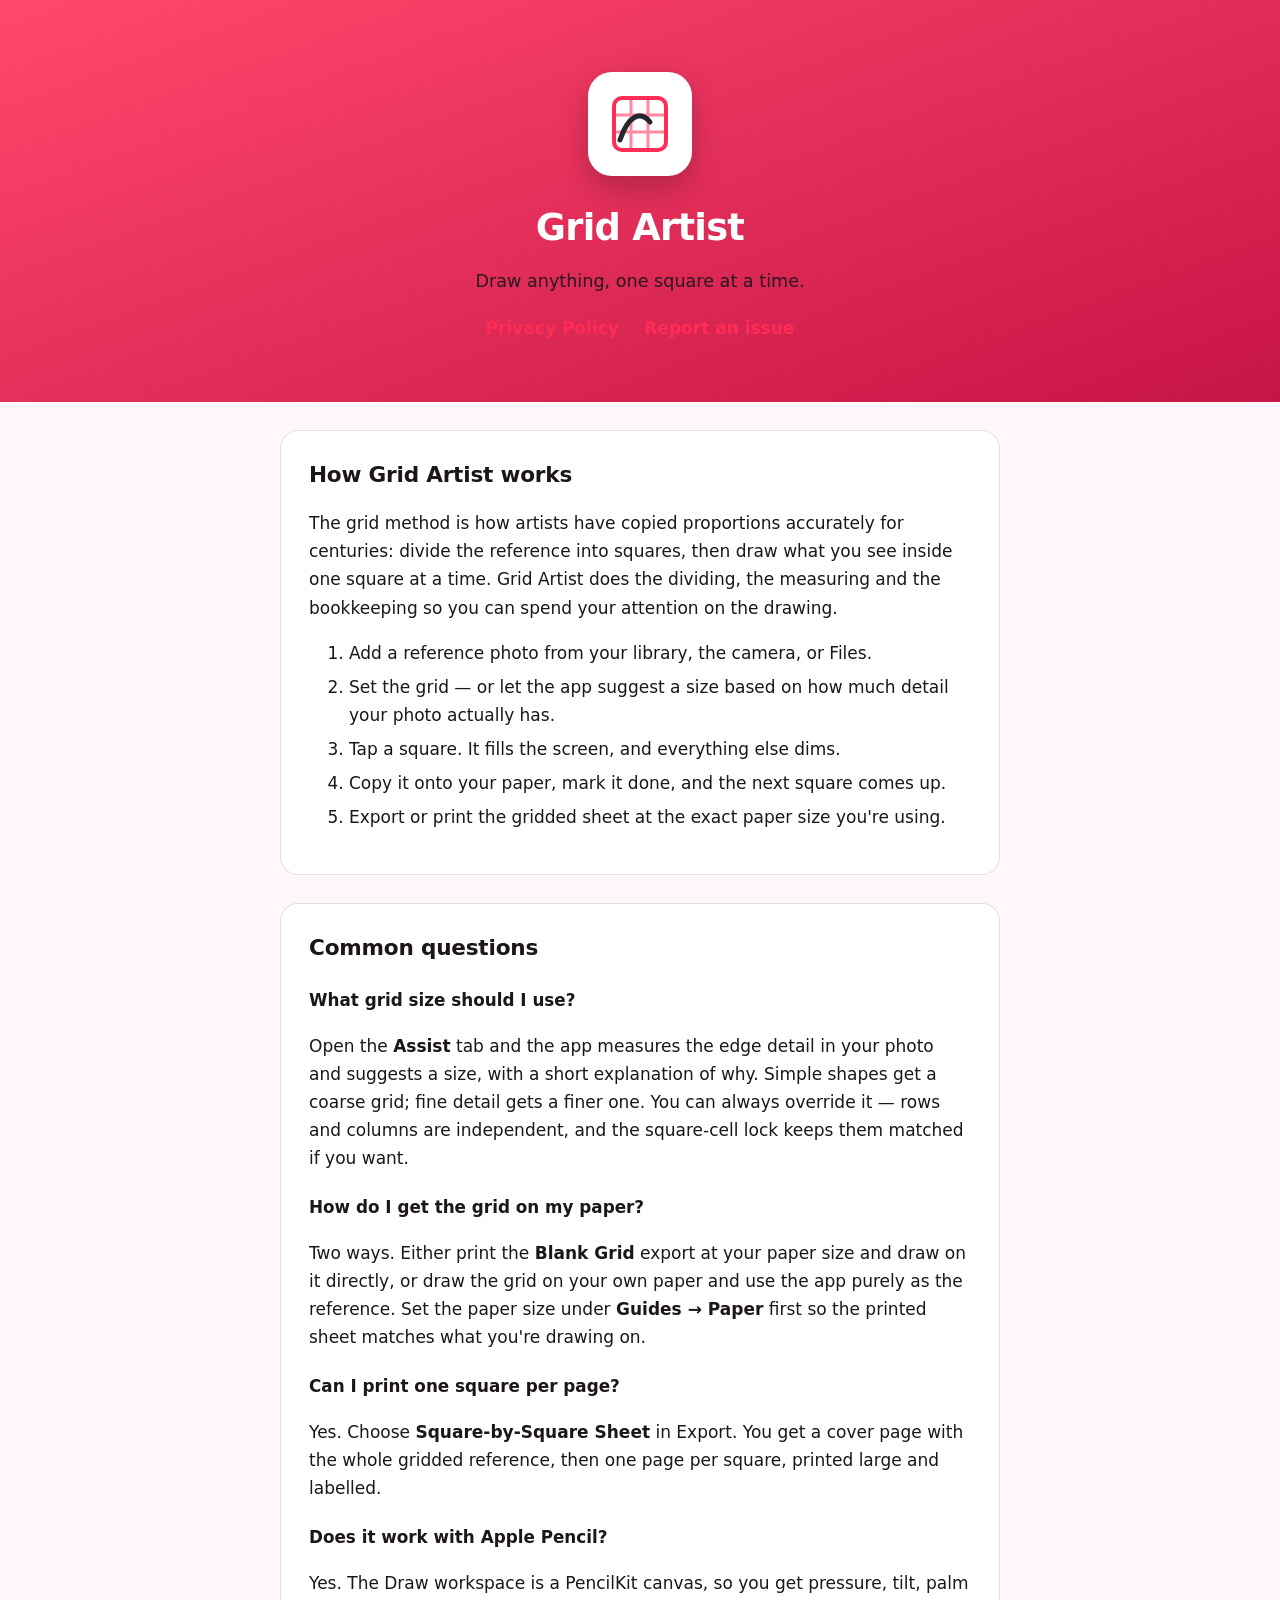
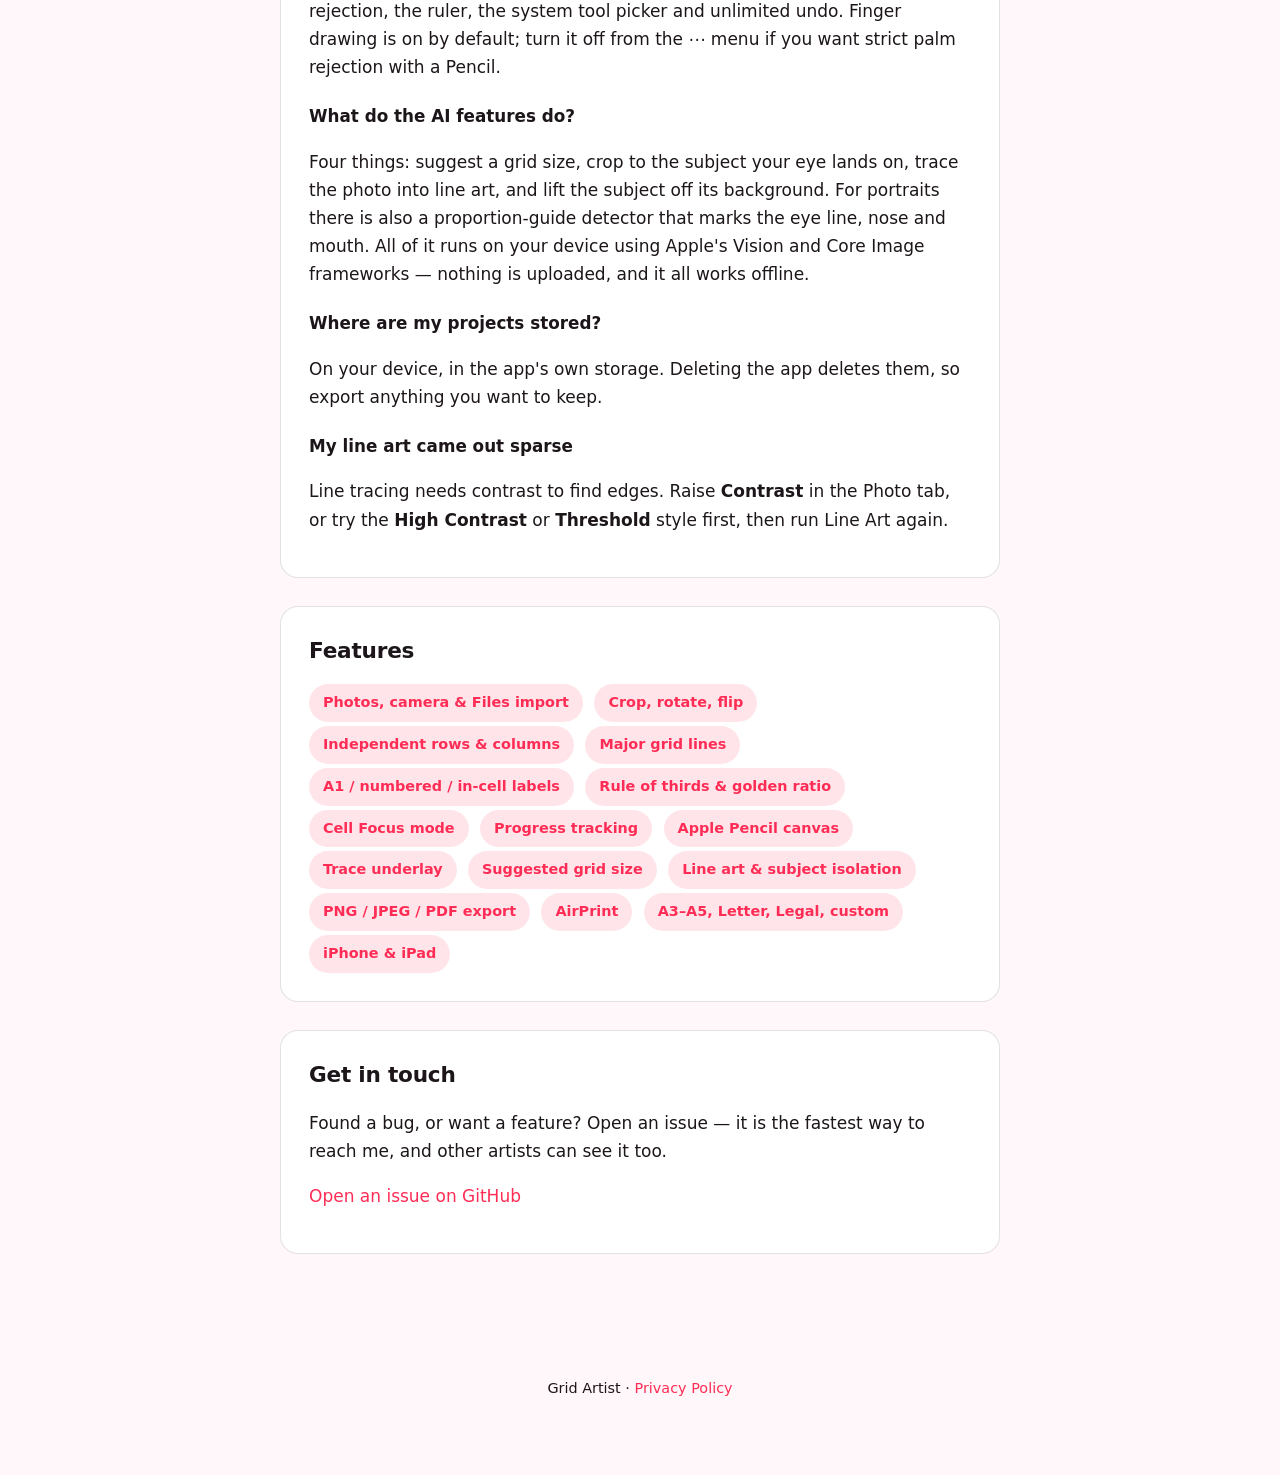
<file: index.html>
<!doctype html>
<html lang="en">
<head>
<meta charset="utf-8">
<meta name="viewport" content="width=device-width, initial-scale=1">
<title>Grid Artist — Support</title>
<meta name="description" content="Support and help for Grid Artist, the iPhone and iPad app that turns any photo into a step-by-step drawing grid.">
<link rel="stylesheet" href="style.css">
</head>
<body>
<header>
  <div class="icon">
    <svg width="64" height="64" viewBox="0 0 64 64" role="img" aria-label="Grid Artist">
      <rect x="6" y="6" width="52" height="52" rx="8" fill="none" stroke="#ff2d55" stroke-width="4"/>
      <path d="M23 6v52M40 6v52M6 23h52M6 40h52" stroke="#ff2d55" stroke-width="3" opacity="0.55"/>
      <path d="M12 48c8-24 20-30 30-18" stroke="#26262c" stroke-width="5" fill="none" stroke-linecap="round"/>
    </svg>
  </div>
  <h1>Grid Artist</h1>
  <p>Draw anything, one square at a time.</p>
  <nav class="links">
    <a href="privacy.html">Privacy Policy</a>
    <a href="https://github.com/RaghavaNaidu46/GridArtistApp/issues/new">Report an issue</a>
  </nav>
</header>

<main>
  <section>
    <h2>How Grid Artist works</h2>
    <p>The grid method is how artists have copied proportions accurately for
      centuries: divide the reference into squares, then draw what you see inside
      one square at a time. Grid Artist does the dividing, the measuring and the
      bookkeeping so you can spend your attention on the drawing.</p>
    <ol>
      <li>Add a reference photo from your library, the camera, or Files.</li>
      <li>Set the grid — or let the app suggest a size based on how much detail
        your photo actually has.</li>
      <li>Tap a square. It fills the screen, and everything else dims.</li>
      <li>Copy it onto your paper, mark it done, and the next square comes up.</li>
      <li>Export or print the gridded sheet at the exact paper size you're using.</li>
    </ol>
  </section>

  <section>
    <h2>Common questions</h2>

    <h3>What grid size should I use?</h3>
    <p>Open the <strong>Assist</strong> tab and the app measures the edge detail in
      your photo and suggests a size, with a short explanation of why. Simple
      shapes get a coarse grid; fine detail gets a finer one. You can always
      override it — rows and columns are independent, and the square-cell lock
      keeps them matched if you want.</p>

    <h3>How do I get the grid on my paper?</h3>
    <p>Two ways. Either print the <strong>Blank Grid</strong> export at your paper
      size and draw on it directly, or draw the grid on your own paper and use the
      app purely as the reference. Set the paper size under <strong>Guides →
      Paper</strong> first so the printed sheet matches what you're drawing on.</p>

    <h3>Can I print one square per page?</h3>
    <p>Yes. Choose <strong>Square-by-Square Sheet</strong> in Export. You get a
      cover page with the whole gridded reference, then one page per square,
      printed large and labelled.</p>

    <h3>Does it work with Apple Pencil?</h3>
    <p>Yes. The Draw workspace is a PencilKit canvas, so you get pressure, tilt,
      palm rejection, the ruler, the system tool picker and unlimited undo. Finger
      drawing is on by default; turn it off from the ⋯ menu if you want strict palm
      rejection with a Pencil.</p>

    <h3>What do the AI features do?</h3>
    <p>Four things: suggest a grid size, crop to the subject your eye lands on,
      trace the photo into line art, and lift the subject off its background. For
      portraits there is also a proportion-guide detector that marks the eye line,
      nose and mouth. All of it runs on your device using Apple's Vision and Core
      Image frameworks — nothing is uploaded, and it all works offline.</p>

    <h3>Where are my projects stored?</h3>
    <p>On your device, in the app's own storage. Deleting the app deletes them, so
      export anything you want to keep.</p>

    <h3>My line art came out sparse</h3>
    <p>Line tracing needs contrast to find edges. Raise <strong>Contrast</strong>
      in the Photo tab, or try the <strong>High Contrast</strong> or
      <strong>Threshold</strong> style first, then run Line Art again.</p>
  </section>

  <section>
    <h2>Features</h2>
    <span class="pill">Photos, camera &amp; Files import</span>
    <span class="pill">Crop, rotate, flip</span>
    <span class="pill">Independent rows &amp; columns</span>
    <span class="pill">Major grid lines</span>
    <span class="pill">A1 / numbered / in-cell labels</span>
    <span class="pill">Rule of thirds &amp; golden ratio</span>
    <span class="pill">Cell Focus mode</span>
    <span class="pill">Progress tracking</span>
    <span class="pill">Apple Pencil canvas</span>
    <span class="pill">Trace underlay</span>
    <span class="pill">Suggested grid size</span>
    <span class="pill">Line art &amp; subject isolation</span>
    <span class="pill">PNG / JPEG / PDF export</span>
    <span class="pill">AirPrint</span>
    <span class="pill">A3–A5, Letter, Legal, custom</span>
    <span class="pill">iPhone &amp; iPad</span>
  </section>

  <section>
    <h2>Get in touch</h2>
    <p>Found a bug, or want a feature? Open an issue — it is the fastest way to
      reach me, and other artists can see it too.</p>
    <p><a href="https://github.com/RaghavaNaidu46/GridArtistApp/issues/new">Open an
      issue on GitHub</a></p>
  </section>
</main>

<footer>
  <p>Grid Artist · <a href="privacy.html">Privacy Policy</a></p>
</footer>
</body>
</html>
</file>
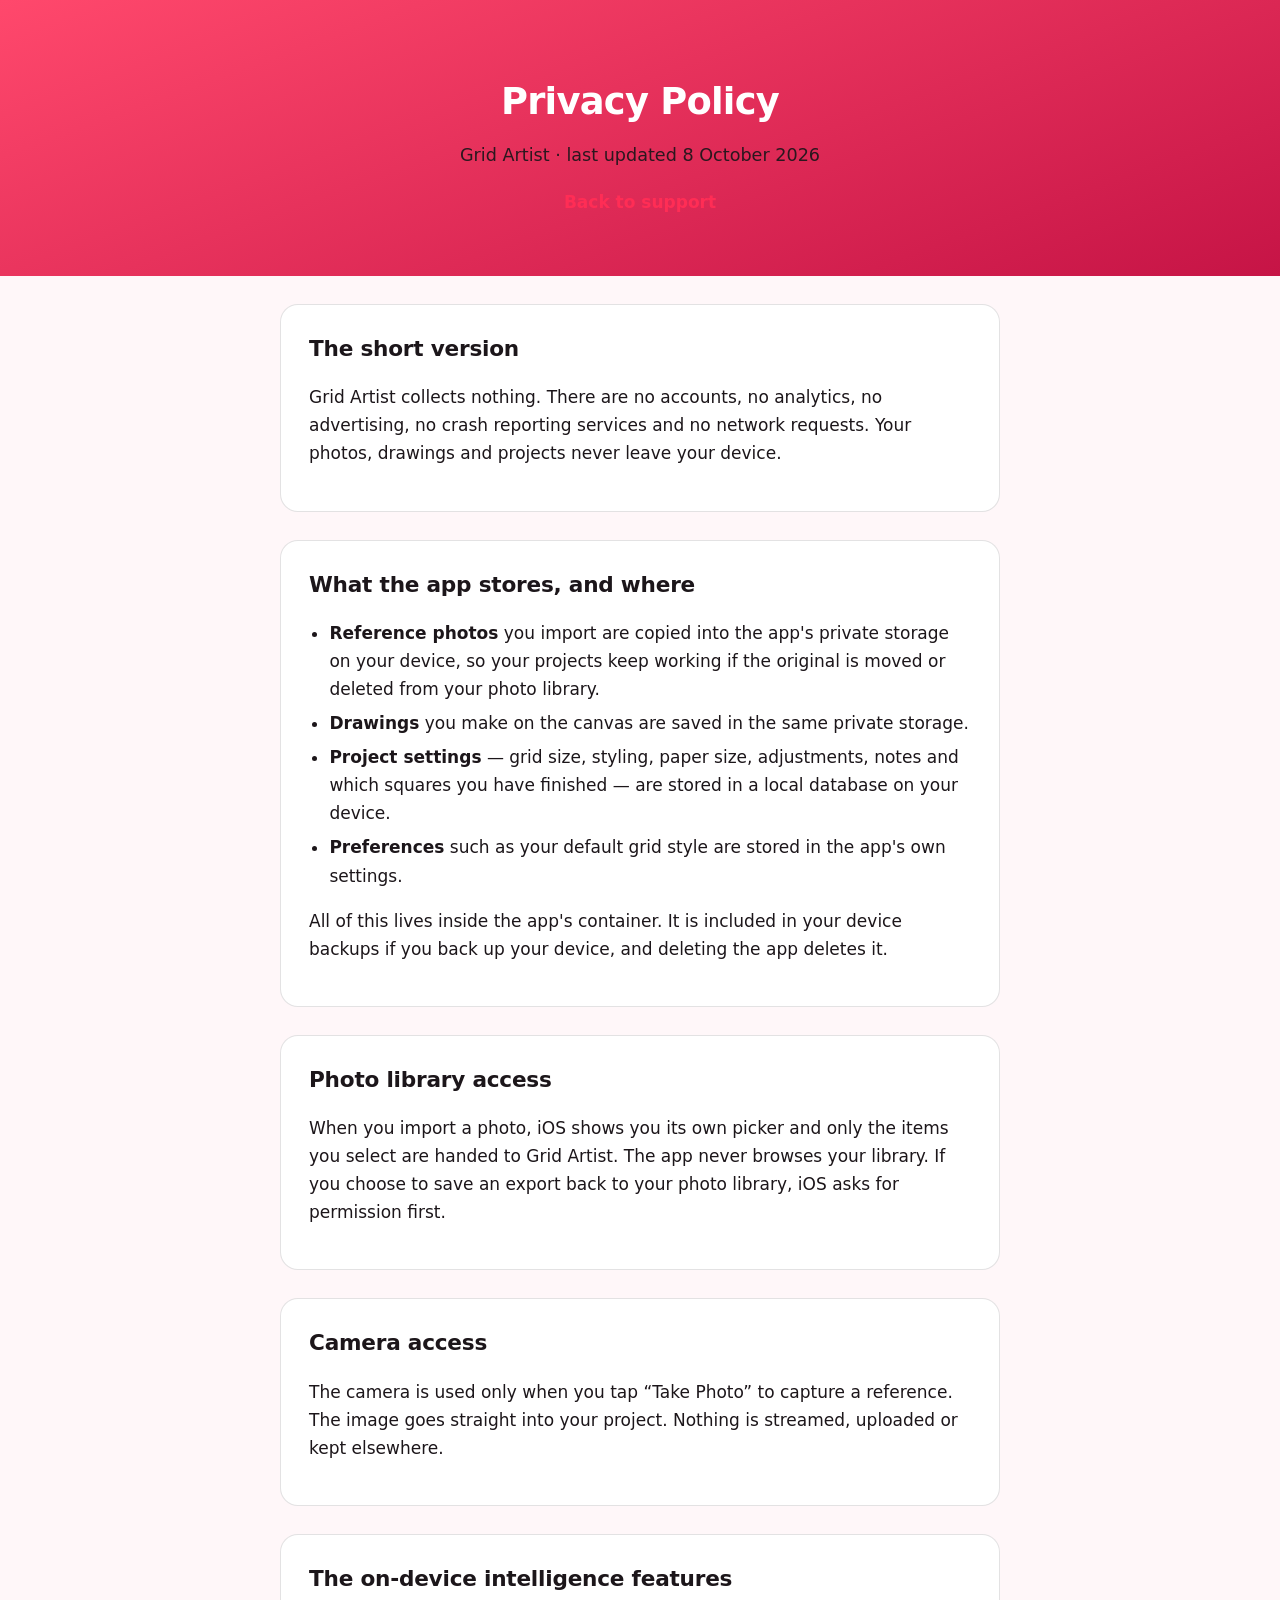
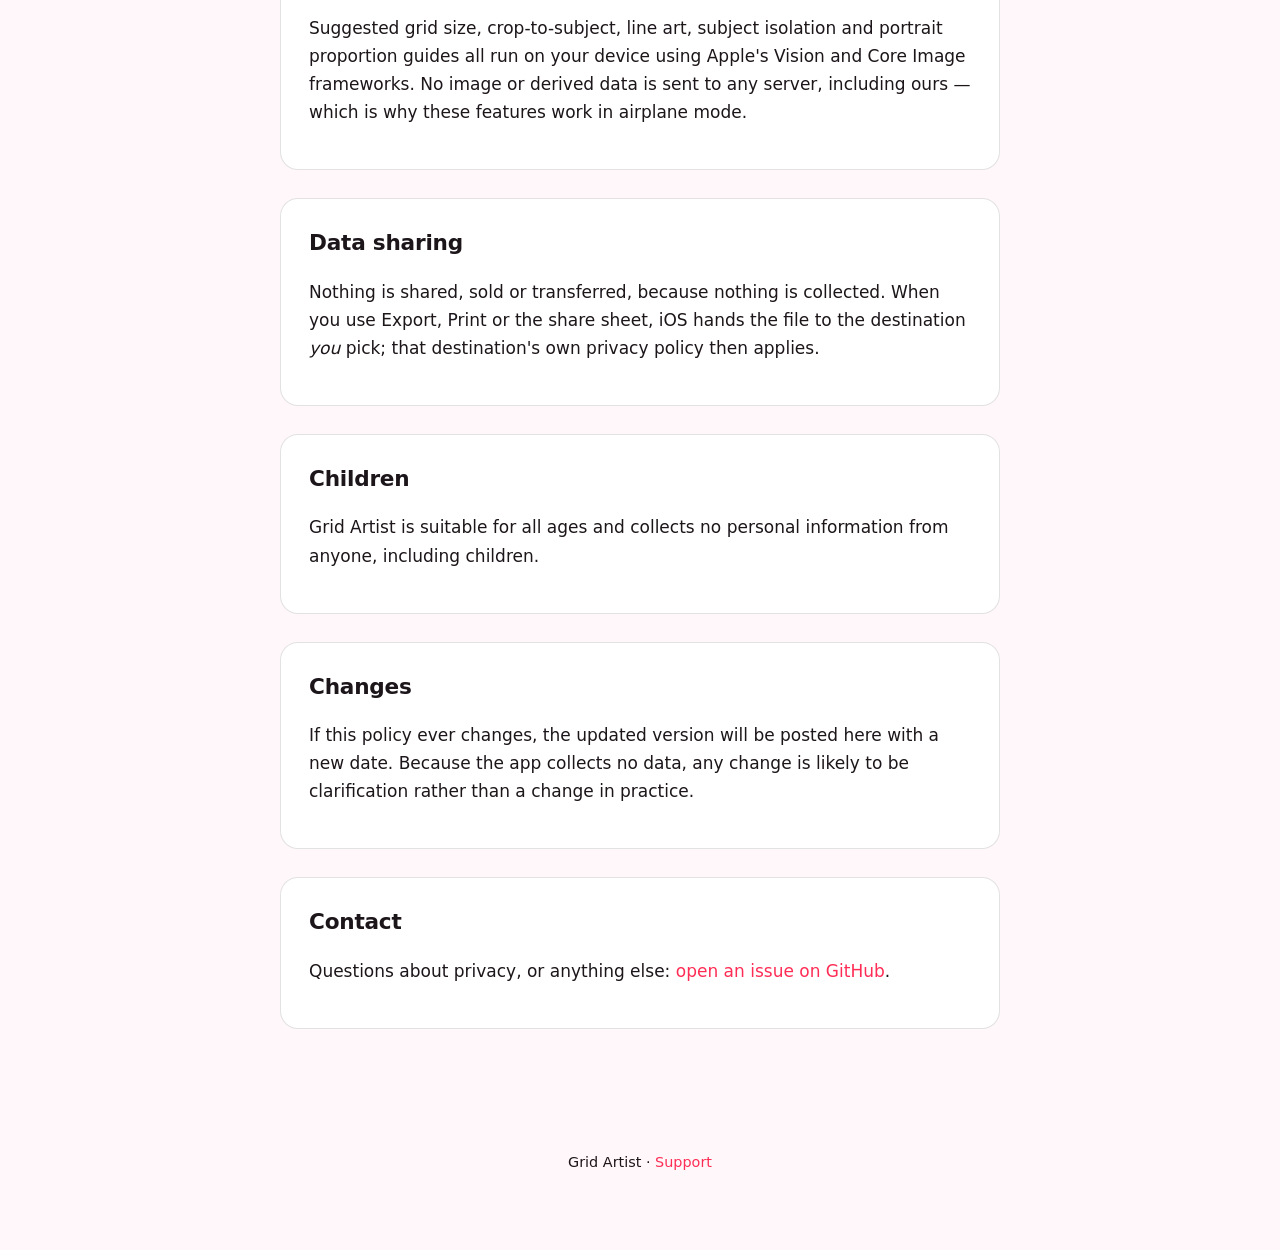
<file: privacy.html>
<!doctype html>
<html lang="en">
<head>
<meta charset="utf-8">
<meta name="viewport" content="width=device-width, initial-scale=1">
<title>Grid Artist — Privacy Policy</title>
<meta name="description" content="Grid Artist collects no data. Everything stays on your device.">
<link rel="stylesheet" href="style.css">
</head>
<body>
<header>
  <h1>Privacy Policy</h1>
  <p>Grid Artist &middot; last updated 8 October 2026</p>
  <nav class="links"><a href="index.html">Back to support</a></nav>
</header>

<main>
  <section>
    <h2>The short version</h2>
    <p>Grid Artist collects nothing. There are no accounts, no analytics, no
      advertising, no crash reporting services and no network requests. Your
      photos, drawings and projects never leave your device.</p>
  </section>

  <section>
    <h2>What the app stores, and where</h2>
    <ul>
      <li><strong>Reference photos</strong> you import are copied into the app's
        private storage on your device, so your projects keep working if the
        original is moved or deleted from your photo library.</li>
      <li><strong>Drawings</strong> you make on the canvas are saved in the same
        private storage.</li>
      <li><strong>Project settings</strong> &mdash; grid size, styling, paper size,
        adjustments, notes and which squares you have finished &mdash; are stored in
        a local database on your device.</li>
      <li><strong>Preferences</strong> such as your default grid style are stored
        in the app's own settings.</li>
    </ul>
    <p>All of this lives inside the app's container. It is included in your device
      backups if you back up your device, and deleting the app deletes it.</p>
  </section>

  <section>
    <h2>Photo library access</h2>
    <p>When you import a photo, iOS shows you its own picker and only the items
      you select are handed to Grid Artist. The app never browses your library. If
      you choose to save an export back to your photo library, iOS asks for
      permission first.</p>
  </section>

  <section>
    <h2>Camera access</h2>
    <p>The camera is used only when you tap &ldquo;Take Photo&rdquo; to capture a
      reference. The image goes straight into your project. Nothing is streamed,
      uploaded or kept elsewhere.</p>
  </section>

  <section>
    <h2>The on-device intelligence features</h2>
    <p>Suggested grid size, crop-to-subject, line art, subject isolation and
      portrait proportion guides all run on your device using Apple's Vision and
      Core Image frameworks. No image or derived data is sent to any server,
      including ours &mdash; which is why these features work in airplane mode.</p>
  </section>

  <section>
    <h2>Data sharing</h2>
    <p>Nothing is shared, sold or transferred, because nothing is collected. When
      you use Export, Print or the share sheet, iOS hands the file to the
      destination <em>you</em> pick; that destination's own privacy policy then
      applies.</p>
  </section>

  <section>
    <h2>Children</h2>
    <p>Grid Artist is suitable for all ages and collects no personal information
      from anyone, including children.</p>
  </section>

  <section>
    <h2>Changes</h2>
    <p>If this policy ever changes, the updated version will be posted here with a
      new date. Because the app collects no data, any change is likely to be
      clarification rather than a change in practice.</p>
  </section>

  <section>
    <h2>Contact</h2>
    <p>Questions about privacy, or anything else:
      <a href="https://github.com/RaghavaNaidu46/GridArtistApp/issues/new">open an
      issue on GitHub</a>.</p>
  </section>
</main>

<footer><p>Grid Artist &middot; <a href="index.html">Support</a></p></footer>
</body>
</html>
</file>
<file: style.css>
:root {
  --accent: #ff2d55;
  --accent-deep: #c61446;
  --ink: #1c161a;
  --muted: #6c6670;
  --surface: #ffffff;
  --page: #fff7f9;
  --line: rgba(28, 22, 26, 0.12);
}

@media (prefers-color-scheme: dark) {
  :root {
    --ink: #f5f1f3;
    --muted: #a9a2a8;
    --surface: #171418;
    --page: #0f0d10;
    --line: rgba(245, 241, 243, 0.14);
  }
}

* { box-sizing: border-box; }

body {
  margin: 0;
  background: var(--page);
  color: var(--ink);
  font: 17px/1.65 -apple-system, BlinkMacSystemFont, "Segoe UI", system-ui, sans-serif;
  -webkit-font-smoothing: antialiased;
}

header {
  background: linear-gradient(160deg, #ff486c, var(--accent-deep));
  color: #fff;
  padding: 72px 20px 60px;
  text-align: center;
}

header .icon {
  width: 104px; height: 104px;
  border-radius: 24px;
  background: #fff;
  display: grid; place-items: center;
  margin: 0 auto 22px;
  box-shadow: 0 12px 30px rgba(0, 0, 0, 0.22);
}

header h1 { margin: 0 0 8px; font-size: 2.3rem; letter-spacing: -0.02em; }
header p { margin: 0; opacity: 0.92; font-size: 1.1rem; }

main {
  max-width: 760px;
  margin: 0 auto;
  padding: 0 20px 80px;
}

section {
  background: var(--surface);
  border: 1px solid var(--line);
  border-radius: 18px;
  padding: 26px 28px;
  margin: 28px 0;
}

h2 { font-size: 1.35rem; margin: 0 0 14px; letter-spacing: -0.01em; }
h3 { font-size: 1.05rem; margin: 22px 0 6px; }
p, li { color: var(--ink); }
p.muted, li.muted { color: var(--muted); }
a { color: var(--accent); text-decoration: none; }
a:hover { text-decoration: underline; }
ul { padding-left: 1.2em; }
li { margin: 6px 0; }

.pill {
  display: inline-block;
  padding: 7px 14px;
  border-radius: 999px;
  background: rgba(255, 45, 85, 0.12);
  color: var(--accent);
  font-size: 0.9rem;
  font-weight: 600;
  margin: 2px 6px 2px 0;
}

footer {
  text-align: center;
  color: var(--muted);
  font-size: 0.9rem;
  padding: 0 20px 60px;
}

nav.links { margin-top: 18px; }
nav.links a { margin: 0 10px; font-weight: 600; }
</file>
